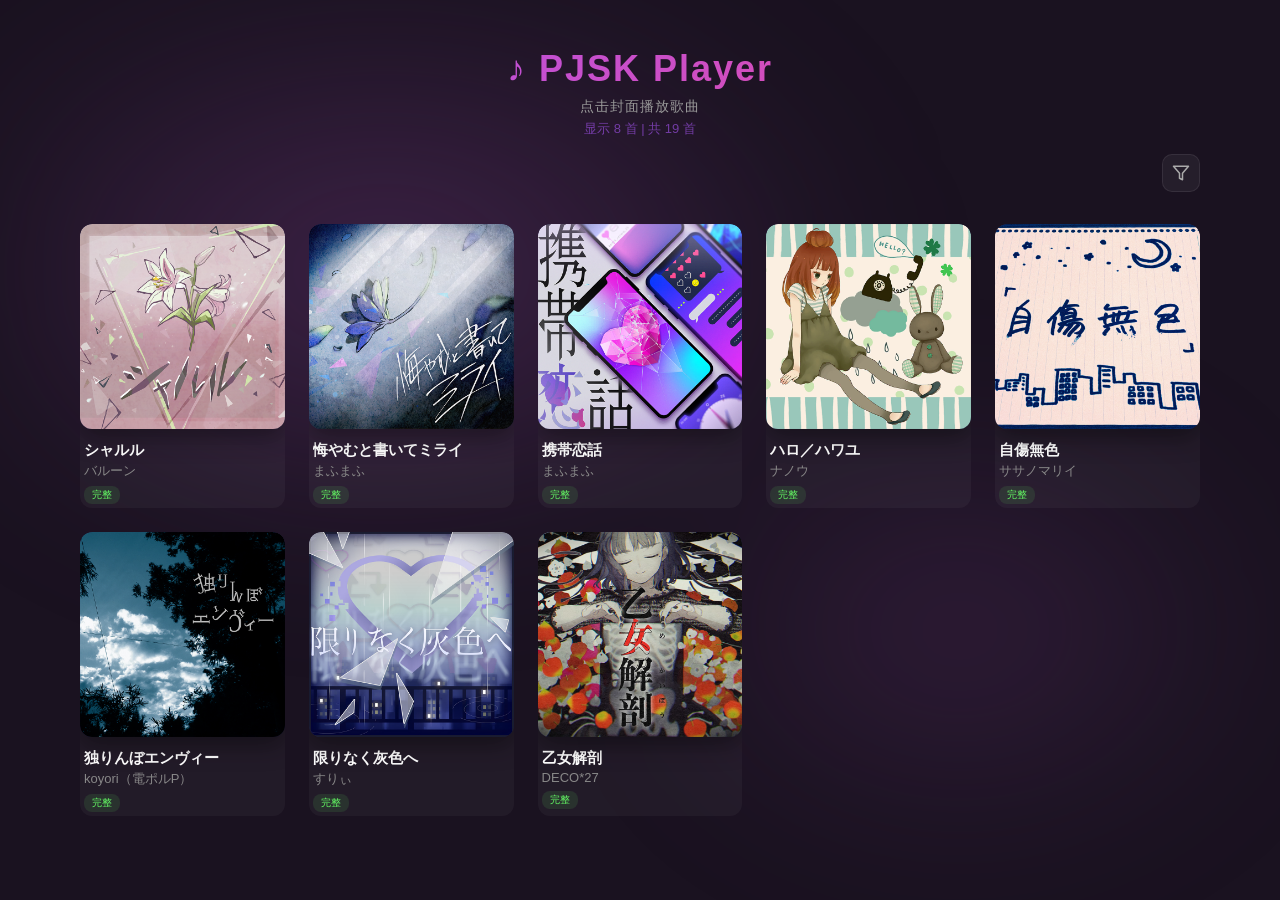
<file: index.html>
<!DOCTYPE html>
<html lang="zh-CN">

<head>
    <meta charset="UTF-8">
    <meta name="viewport" content="width=device-width, initial-scale=1.0">
    <title>PJSK Player 歌曲库</title>
    <style>
        :root {
            --theme: #884499;
        }

        * {
            margin: 0;
            padding: 0;
            box-sizing: border-box;
        }

        html, body {
            scrollbar-width: none;
        }
        html::-webkit-scrollbar, body::-webkit-scrollbar { display: none; }

        body {
            font-family: -apple-system, BlinkMacSystemFont, 'Segoe UI', 'PingFang SC', 'Hiragino Sans GB', sans-serif;
            background: #1a1220;
            color: #fff;
            min-height: 100vh;
            position: relative;
        }

        body::before {
            content: '';
            position: fixed;
            inset: 0;
            z-index: 0;
            background:
                radial-gradient(ellipse 70% 60% at 30% 30%, rgba(136, 68, 153, 0.35) 0%, transparent 55%),
                radial-gradient(ellipse 50% 50% at 75% 70%, rgba(136, 68, 153, 0.22) 0%, transparent 50%);
            filter: blur(80px);
            pointer-events: none;
        }

        .header {
            position: relative;
            z-index: 1;
            padding: 48px 40px 16px;
            max-width: 1200px;
            margin: 0 auto;
            text-align: center;
        }

        .header h1 {
            font-size: 36px;
            font-weight: 800;
            letter-spacing: 2px;
            background: linear-gradient(135deg, #a855f7, #ec4899);
            -webkit-background-clip: text;
            -webkit-text-fill-color: transparent;
            background-clip: text;
        }

        .header p {
            color: #999;
            margin-top: 8px;
            font-size: 14px;
            letter-spacing: 1px;
        }

        .header .count {
            margin-top: 4px;
            font-size: 13px;
            color: rgba(168, 85, 247, 0.6);
        }

        .song-grid {
            position: relative;
            z-index: 1;
            max-width: 1200px;
            margin: 0 auto;
            padding: 24px 40px 80px;
            display: grid;
            grid-template-columns: repeat(auto-fill, minmax(180px, 1fr));
            gap: 24px;
        }

        .song-card {
            cursor: pointer;
            transition: all 0.35s cubic-bezier(0.25, 0.1, 0.25, 1);
            position: relative;
            border-radius: 12px;
            overflow: hidden;
            background: rgba(255, 255, 255, 0.04);
        }

        .song-card:hover {
            transform: translateY(-6px) scale(1.02);
        }

        .song-card:active {
            transform: scale(0.96);
        }

        .card-cover {
            width: 100%;
            aspect-ratio: 1;
            border-radius: 12px;
            overflow: hidden;
            background: linear-gradient(135deg, #2d2d5e, #1a1a3e);
            position: relative;
            box-shadow: 0 8px 24px rgba(0, 0, 0, 0.4);
            transition: box-shadow 0.35s ease;
        }

        .song-card:hover .card-cover {
            box-shadow: 0 12px 36px rgba(136, 68, 153, 0.3);
        }

        .card-cover img {
            width: 100%;
            height: 100%;
            object-fit: cover;
            display: block;
            transition: transform 0.4s ease;
        }

        .song-card:hover .card-cover img {
            transform: scale(1.08);
        }

        .card-cover .play-overlay {
            position: absolute;
            inset: 0;
            background: rgba(0, 0, 0, 0.45);
            display: flex;
            align-items: center;
            justify-content: center;
            opacity: 0;
            transition: opacity 0.3s ease;
            backdrop-filter: blur(2px);
        }

        .song-card:hover .play-overlay {
            opacity: 1;
        }

        .play-overlay .play-icon {
            width: 60px;
            height: 60px;
            border-radius: 50%;
            background: rgba(136, 68, 153, 0.85);
            display: flex;
            align-items: center;
            justify-content: center;
            font-size: 28px;
            color: #fff;
            transform: scale(0.7);
            transition: transform 0.3s cubic-bezier(0.34, 1.56, 0.64, 1);
        }

        .song-card:hover .play-icon {
            transform: scale(1);
        }

        .card-info {
            padding: 12px 4px 4px;
        }

        .card-title {
            font-size: 15px;
            font-weight: 600;
            white-space: nowrap;
            overflow: hidden;
            text-overflow: ellipsis;
        }

        .card-artist {
            font-size: 13px;
            color: #888;
            margin-top: 2px;
            white-space: nowrap;
            overflow: hidden;
            text-overflow: ellipsis;
        }

        .card-badges {
            display: flex;
            gap: 6px;
            margin-top: 6px;
        }

        .card-badge {
            font-size: 10px;
            padding: 2px 8px;
            border-radius: 8px;
            background: rgba(136, 68, 153, 0.15);
            color: rgba(255, 255, 255, 0.5);
        }

        .card-badge.ok {
            color: #6cf;
            background: rgba(102, 204, 255, 0.1);
        }

        .card-badge.missing {
            color: #f66;
            background: rgba(255, 102, 102, 0.1);
        }

        .card-badge.perfect {
            color: #6f6;
            background: rgba(102, 255, 102, 0.1);
        }

        /* ── 工具栏（标题与封面墙之间） ── */
        .toolbar {
            position: relative;
            z-index: 5;
            max-width: 1200px;
            margin: 0 auto;
            padding: 0 40px 8px;
            text-align: right;
        }

        /* ── 漏斗按钮 ── */
        .filter-btn {
            display: inline-flex;
            align-items: center;
            justify-content: center;
            width: 38px;
            height: 38px;
            border-radius: 10px;
            border: 1px solid rgba(255, 255, 255, 0.08);
            background: rgba(255, 255, 255, 0.05);
            color: #aaa;
            cursor: pointer;
            transition: all 0.25s;
        }

        .filter-btn:hover {
            background: rgba(168, 85, 247, 0.18);
            border-color: rgba(168, 85, 247, 0.3);
            color: #fff;
        }

        /* ── 弹出面板（按钮下方展开） ── */
        .filter-popup {
            position: absolute;
            top: calc(100% + 4px);
            right: 0;
            z-index: 200;
            background: rgba(25, 18, 30, 0.98);
            border: 1px solid rgba(255, 255, 255, 0.08);
            border-radius: 14px;
            padding: 22px 24px;
            min-width: 230px;
            text-align: left;
            box-shadow: 0 16px 48px rgba(0, 0, 0, 0.6);
            opacity: 0;
            pointer-events: none;
            transform: translateY(-6px);
            transition: all 0.25s cubic-bezier(0.22, 1, 0.36, 1);
        }

        .filter-popup.open {
            opacity: 1;
            pointer-events: auto;
            transform: translateY(0);
        }

        .popup-title {
            font-size: 17px;
            font-weight: 600;
            color: #fff;
            margin-bottom: 20px;
            text-align: center;
        }

        .popup-section {
            margin-bottom: 18px;
        }

        .popup-section:last-child {
            margin-bottom: 0;
        }

        .popup-section-title {
            font-size: 12px;
            font-weight: 600;
            color: rgba(168, 85, 247, 0.7);
            text-transform: uppercase;
            letter-spacing: 1px;
            margin-bottom: 10px;
        }

        .filter-popup .filter-item {
            display: flex;
            align-items: center;
            gap: 8px;
            font-size: 14px;
            color: #ccc;
            cursor: pointer;
            user-select: none;
            padding: 6px 0;
            transition: color 0.15s;
        }

        .filter-popup .filter-item:hover {
            color: #fff;
        }

        .filter-popup .filter-item input {
            display: none;
        }

        .filter-popup .filter-dot {
            display: inline-block;
            width: 12px;
            height: 12px;
            border-radius: 50%;
            border: 2px solid #555;
            transition: all 0.2s;
            flex-shrink: 0;
        }

        .filter-popup .filter-item input:checked+.filter-dot {
            border-color: transparent;
        }

        .filter-popup .filter-dot.dot-ok {
            background: transparent;
        }

        .filter-popup .filter-item input:checked+.filter-dot.dot-ok {
            background: #6f6;
        }

        .filter-popup .filter-dot.dot-warn {
            background: transparent;
        }

        .filter-popup .filter-item input:checked+.filter-dot.dot-warn {
            background: #6cf;
        }

        .filter-popup .filter-dot.dot-miss {
            background: transparent;
        }

        .filter-popup .filter-item input:checked+.filter-dot.dot-miss {
            background: #f66;
        }

        .filter-popup .sort-group {
            display: flex;
            flex-direction: column;
            gap: 4px;
        }

        .filter-popup .sort-option {
            cursor: pointer;
            color: #aaa;
            user-select: none;
            padding: 6px 0;
            border-radius: 0;
            transition: color 0.15s;
            display: flex;
            align-items: center;
            gap: 8px;
            font-size: 14px;
        }

        .filter-popup .sort-option:hover {
            color: #fff;
        }

        .filter-popup .sort-dot {
            display: inline-block;
            width: 12px;
            height: 12px;
            border-radius: 50%;
            border: 2px solid #555;
            transition: all 0.2s;
            flex-shrink: 0;
        }

        .filter-popup .sort-option.active .sort-dot {
            border-color: transparent;
            background: #a855f7;
        }

        .filter-popup .sort-arrow {
            font-size: 10px;
            color: #888;
            margin-left: auto;
            transition: color 0.15s;
        }

        .filter-popup .sort-option.active .sort-arrow {
            color: #a855f7;
        }

        .empty-state {
            grid-column: 1 / -1;
            text-align: center;
            padding: 80px 20px;
            color: #666;
        }

        .empty-state .icon {
            font-size: 56px;
            margin-bottom: 16px;
        }

        .empty-state h3 {
            font-size: 20px;
            margin-bottom: 8px;
            color: #999;
        }

        .empty-state p {
            font-size: 14px;
            line-height: 1.6;
        }

        .empty-state code {
            background: rgba(255, 255, 255, 0.08);
            padding: 2px 8px;
            border-radius: 4px;
            font-size: 13px;
            color: #c084fc;
        }

        /* ── 加载动画 ── */
        .song-grid.loading .song-card {
            opacity: 0;
            animation: fadeUp 0.4s ease forwards;
        }

        @keyframes fadeUp {
            from {
                opacity: 0;
                transform: translateY(20px);
            }

            to {
                opacity: 1;
                transform: translateY(0);
            }
        }

        /* ── 响应式布局 ── */
        @media (max-width: 800px) {
            .song-grid {
                grid-template-columns: repeat(auto-fill, minmax(150px, 1fr));
                gap: 16px;
                padding: 16px 16px 60px;
            }

            .header {
                padding: 32px 16px 8px;
            }

            .header h1 {
                font-size: 28px;
            }

            .toolbar {
                padding: 0 16px 6px;
            }
        }

        @media (max-width: 480px) {
            .song-grid {
                grid-template-columns: repeat(2, 1fr);
                gap: 12px;
                padding: 12px 12px 40px;
            }

            .card-title {
                font-size: 13px;
            }

            .card-artist {
                font-size: 11px;
            }

            .play-overlay .play-icon {
                width: 44px;
                height: 44px;
                font-size: 20px;
            }

            .toolbar {
                padding: 0 12px 4px;
            }
        }
    </style>
</head>

<body>
    <div class="header">
        <h1>♪ PJSK Player</h1>
        <p>点击封面播放歌曲</p>
        <div class="count" id="songCount"></div>
    </div>
    <div class="toolbar">
        <button class="filter-btn" id="filterBtn" onclick="togglePopup()" title="筛选与排序">
            <svg width="18" height="18" viewBox="0 0 24 24" fill="none" stroke="currentColor" stroke-width="2"
                stroke-linecap="round" stroke-linejoin="round">
                <path d="M22 3H2l8 9.46V19l4 2v-8.54L22 3z" />
            </svg>
        </button>
        <div class="filter-popup" id="filterPopup">
            <div class="popup-title">筛选与排序</div>
            <div class="popup-section">
                <div class="popup-section-title">筛选</div>
                <label class="filter-item">
                    <input type="checkbox" id="filterComplete" checked onchange="onFilterChange()">
                    <span class="filter-dot dot-ok"></span> 完整
                </label>
                <label class="filter-item">
                    <input type="checkbox" id="filterNoLyrics" onchange="onFilterChange()">
                    <span class="filter-dot dot-warn"></span> 无歌词
                </label>
                <label class="filter-item">
                    <input type="checkbox" id="filterUnavailable" onchange="onFilterChange()">
                    <span class="filter-dot dot-miss"></span> 不可用
                </label>
            </div>
            <div class="popup-section">
                <div class="popup-section-title">排序</div>
                <div class="sort-group">
                    <span class="sort-option active" data-sort="id" onclick="onSortClick('id')">
                        <span class="sort-dot" id="sortDotId"></span> 歌曲ID
                        <span class="sort-arrow" id="sortArrowId">▲</span>
                    </span>
                    <span class="sort-option" data-sort="title" onclick="onSortClick('title')">
                        <span class="sort-dot" id="sortDotTitle"></span> 标题
                        <span class="sort-arrow" id="sortArrowTitle"></span>
                    </span>
                </div>
            </div>
        </div>
    </div>
    <div class="song-grid" id="songGrid"></div>
    <script>
        // 从 songs.json 加载歌曲库
        let songs = [];
        let sortBy = 'id';
        let sortAsc = true;

        // 有歌词的歌曲 ID 集合，用于判断歌曲状态
        const LRC_IDS = new Set(['19', '60', '61', '66', '67', '74', '90', '92']);

        /**
         * 获取歌曲的状态徽章类型
         * @param {Object} s 歌曲对象
         * @returns {string} 'complete' (完整) | 'no-lyrics' (无歌词) | 'unavailable' (不可用)
         */
        function getSongBadge(s) {
            const audioOk = !!(s.neteaseId || s.audio);
            const lyricOk = LRC_IDS.has(s.id);
            if (audioOk && lyricOk) return 'complete';
            if (audioOk) return 'no-lyrics';
            return 'unavailable';
        }

        /**
         * 获取过滤后的歌曲列表
         * @returns {Array} 过滤后的歌曲数组
         */
        function getFilteredSongs() {
            const fComp = document.getElementById('filterComplete').checked;
            const fNoLrc = document.getElementById('filterNoLyrics').checked;
            const fUnav = document.getElementById('filterUnavailable').checked;
            return songs.filter(s => {
                const badge = getSongBadge(s);
                if (badge === 'complete' && !fComp) return false;
                if (badge === 'no-lyrics' && !fNoLrc) return false;
                if (badge === 'unavailable' && !fUnav) return false;
                return true;
            });
        }

        /**
         * 获取排序后的歌曲列表
         * @param {Array} list 待排序的歌曲数组
         * @returns {Array} 排序后的歌曲数组
         */
        function getSortedSongs(list) {
            const sorted = [...list];
            sorted.sort((a, b) => {
                let cmp;
                if (sortBy === 'id') {
                    cmp = parseInt(a.id, 10) - parseInt(b.id, 10);
                } else {
                    cmp = (a.title || '').localeCompare(b.title || '', 'zh-CN');
                }
                return sortAsc ? cmp : -cmp;
            });
            return sorted;
        }

        /**
         * 更新排序 UI 状态
         */
        function updateSortUI() {
            document.querySelectorAll('.sort-option').forEach(el => {
                const val = el.dataset.sort;
                const isActive = val === sortBy;
                el.classList.toggle('active', isActive);
                const arrow = el.querySelector('.sort-arrow');
                if (arrow) arrow.textContent = isActive ? (sortAsc ? '▲' : '▼') : '';
            });
        }

        /**
         * 异步加载歌曲数据
         */
        async function loadSongs() {
            try {
                const response = await fetch('songs.json');
                songs = await response.json();
                render();
            } catch (error) {
                console.error('加载失败:', error);
                renderError('无法加载 songs.json');
            }
        }

        /**
         * 切换筛选弹出面板的显示状态
         */
        function togglePopup() {
            document.getElementById('filterPopup').classList.toggle('open');
        }

        /**
         * 关闭筛选弹出面板
         */
        function closePopup() {
            document.getElementById('filterPopup').classList.remove('open');
        }

        /**
         * 筛选条件改变时的回调
         */
        function onFilterChange() {
            render();
        }

        /**
         * 排序选项点击时的回调
         * @param {string} field 排序字段 ('id' 或 'title')
         */
        function onSortClick(field) {
            if (sortBy === field) {
                sortAsc = !sortAsc;
            } else {
                sortBy = field;
                sortAsc = true;
            }
            updateSortUI();
            render();
        }

        /**
         * 渲染封面墙
         */
        function render() {
            const grid = document.getElementById('songGrid');
            const filtered = getFilteredSongs();
            const sorted = getSortedSongs(filtered);
            document.getElementById('songCount').textContent = `显示 ${sorted.length} 首 | 共 ${songs.length} 首`;

            if (sorted.length === 0) {
                grid.innerHTML = `
                <div class="empty-state">
                    <div class="icon">🔍</div>
                    <h3>没有符合条件的歌曲</h3>
                    <p>请调整筛选条件</p>
                </div>`;
                return;
            }

            let html = '';
            sorted.forEach((s, i) => {
                const badgeType = getSongBadge(s);
                let badgeHtml;
                if (badgeType === 'complete') badgeHtml = '<span class="card-badge perfect">完整</span>';
                else if (badgeType === 'no-lyrics') badgeHtml = '<span class="card-badge ok">无歌词</span>';
                else badgeHtml = '<span class="card-badge missing">不可用</span>';

                const coverInner = s.cover
                    ? `<img src="${s.cover}" alt="${s.title}" loading="lazy" />`
                    : `<span style="font-size:40px;opacity:0.3;">🎵</span>`;
                html += `
                <div class="song-card" onclick="playSong('${s.id}')" style="animation-delay:${i * 0.04}s">
                    <div class="card-cover">
                        ${coverInner}
                        <div class="play-overlay"><div class="play-icon">▶</div></div>
                    </div>
                    <div class="card-info">
                        <div class="card-title">${s.title || '未命名歌曲'}</div>
                        <div class="card-artist">${s.artist || '未知歌手'}</div>
                        <div class="card-badges">${badgeHtml}</div>
                    </div>
                </div>`;
            });
            grid.innerHTML = html;
            grid.classList.add('loading');
        }

        /**
         * 渲染错误信息
         * @param {string} message 错误提示文本
         */
        function renderError(message) {
            const grid = document.getElementById('songGrid');
            grid.innerHTML = `
            <div class="empty-state" style="color:#e55;">
                <div class="icon">⚠️</div>
                <h3>加载失败</h3>
                <p>${message}</p>
                <p style="margin-top:12px;font-size:13px;color:#888;">请确保 <code>songs.json</code> 存在且格式正确</p>
            </div>`;
        }

        /**
         * 点击歌曲卡片，跳转到播放器页面
         * @param {string} id 歌曲 ID
         */
        function playSong(id) {
            const song = songs.find(s => s.id === id);
            if (!song) { alert('歌曲数据未找到'); return; }
            const NETBASE = 'http://music.163.com/song/media/outer/url?id=';
            if (!song.neteaseId && !song.audio) { alert('该歌曲尚未配置音频文件'); return; }

            const data = {
                title: song.title || '',
                artist: song.artist || '',
                coverUrl: song.cover || '',
                audioUrl: song.audio ? song.audio : (NETBASE + song.neteaseId + '.mp3'),
                neteaseId: song.neteaseId || null,
                lrcText: '',
            };
            localStorage.setItem('pjsk_song_' + id, JSON.stringify(data));
            window.location.href = 'player.html?id=' + encodeURIComponent(id);
        }

        document.addEventListener('keydown', e => {
            if (e.key === 'Escape') closePopup();
        });
        document.addEventListener('click', e => {
            const popup = document.getElementById('filterPopup');
            const btn = document.getElementById('filterBtn');
            if (popup.classList.contains('open') && !popup.contains(e.target) && !btn.contains(e.target)) {
                closePopup();
            }
        });

        loadSongs();
    </script>
</body>

</html>
</file>
